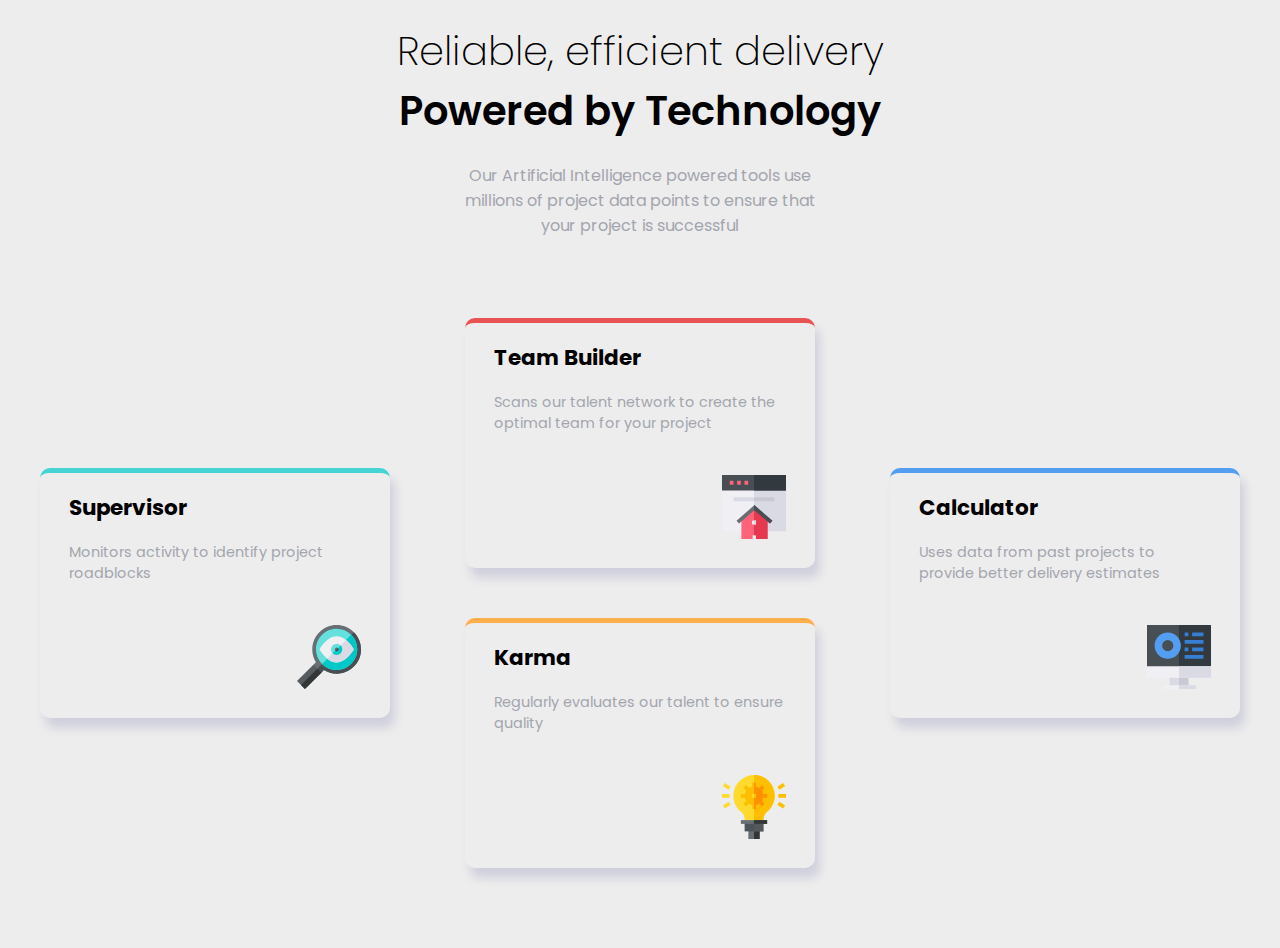
<file: card-02/index.html>
<!DOCTYPE html>
<html lang="en">
<head>
    <meta charset="UTF-8">
    <meta http-equiv="X-UA-Compatible" content="IE=edge">
    <meta name="viewport" content="width=device-width, initial-scale=1.0">
    <title>Tarjetas</title>
    <link rel="preconnect" href="https://fonts.googleapis.com">
<link rel="preconnect" href="https://fonts.gstatic.com" crossorigin>
<link href="https://fonts.googleapis.com/css2?family=Poppins:wght@200;400;600&display=swap" rel="stylesheet">
    <link rel="stylesheet" href="css/styles.css">
</head>
<body>
    <header><h1>
        <span class="main-title text-thin"> Reliable, efficient delivery</span>
        <span class="main-title text-bold">Powered by Technology</span>
    </h1>
    <p class="subtitle text-light">Our Artificial Intelligence powered tools use millions of project data points to ensure that
        your project is successful</p>
      
    
</header>
<main>
    <div class="cards">
        <div class="card card--cyan card--left ">
            <h2 class="card__title">Supervisor
            </h2>
            <p class="card__text text-light">Monitors activity to identify project roadblocks</p>
            <img src="assets/images/icon-supervisor.svg" alt="logo supervisor"
            class="card__icon">
        </div>
        <div class="card card--red card--top">
            <h2 class="card__title">Team Builder
            </h2>
            <p class="card__text text-light">Scans our talent network to create the optimal team for your project</p>
            <img src="assets/images/icon-team-builder.svg" alt="logo supervisor"
            class="card__icon">
        </div>
        <div class="card card--orenge card--bottom">
            <h2 class="card__title">Karma
            </h2>
            <p class="card__text text-light">Regularly evaluates our talent to ensure quality</p>
            <img src="assets/images/icon-karma.svg" alt="logo supervisor"
            class="card__icon">
        </div>
        <div class="card card--blue card--right">
            <h2 class="card__title">Calculator
            </h2>
            <p class="card__text text-light"> Uses data from past projects to provide better delivery estimates</p>
            <img src="assets/images/icon-calculator.svg" alt="logo supervisor"
            class="card__icon">
        </div>
    </div>
</main>
</body>
</html>
</file>
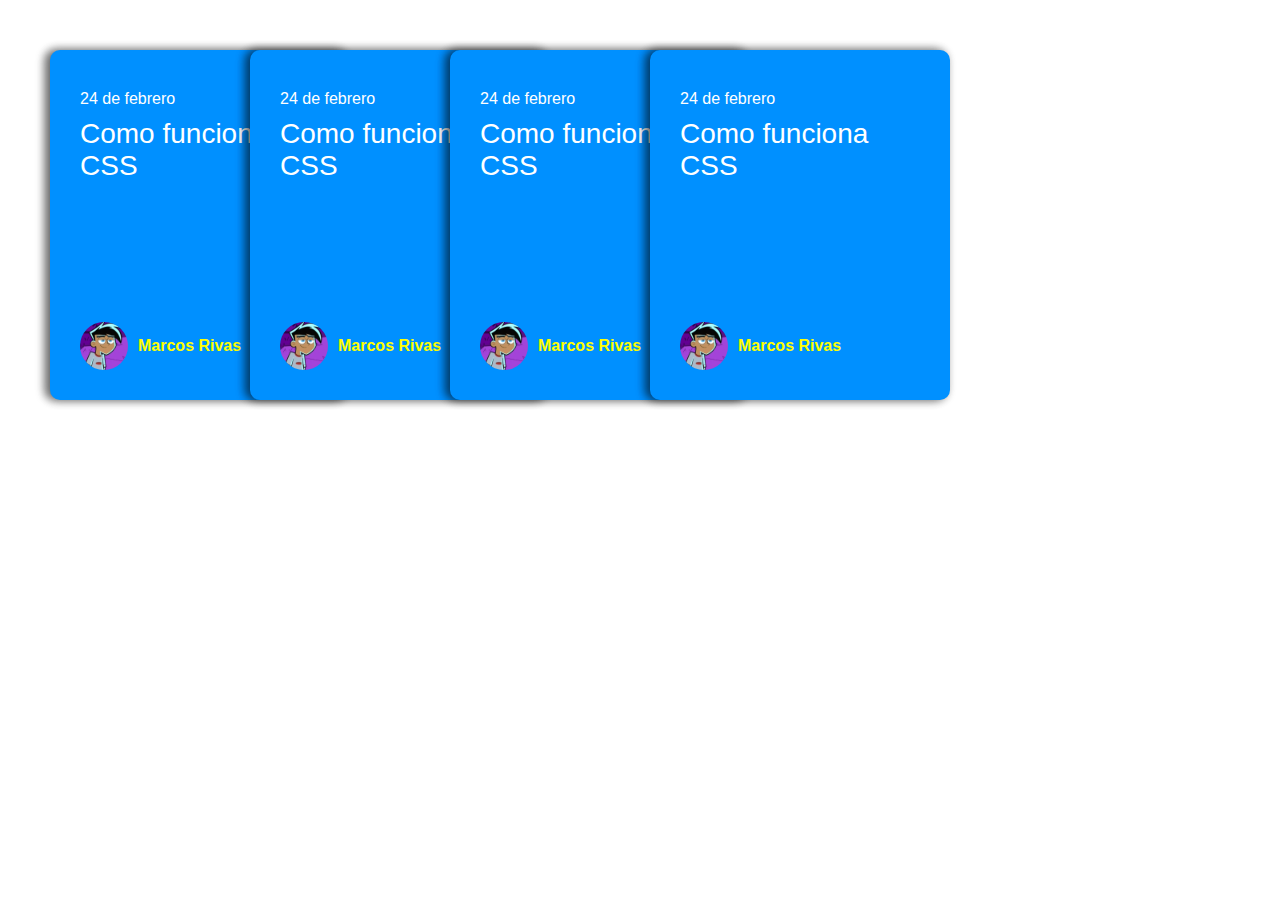
<file: card-animadas/index.html>
<!DOCTYPE html>
<html lang="en">
  <head>
    <meta charset="UTF-8" />
    <meta http-equiv="X-UA-Compatible" content="IE=edge" />
    <meta name="viewport" content="width=device-width, initial-scale=1.0" />
    <title>Document</title>
    <link rel="stylesheet" href="styles.css">
  </head>
  <body>
    <div class="cards">
      <div class="card">
        <div class="header">
          <div class="date">24 de febrero</div>
          <div class="title">Como funciona CSS</div>
        </div>
        <div class="footer">
          <div class="autor">
            <a href="#">
              <img src="img/perfil.jpg" alt="perfil" />
              <span>Marcos Rivas</span>
            </a>
          </div>
        </div>
      </div>
      <!-- card 1 -->
      <div class="card elemento-1">
        <div class="header">
          <div class="date">24 de febrero</div>
          <div class="title">Como funciona CSS</div>
        </div>
        <div class="footer">
          <div class="autor">
            <a href="#">
              <img src="img/perfil.jpg" alt="perfil" />
              <span>Marcos Rivas</span>
            </a>
          </div>
        </div>
      </div>
      <!-- card2 -->
      <div class="card elemento-2">
        <div class="header">
          <div class="date">24 de febrero</div>
          <div class="title">Como funciona CSS</div>
        </div>
        <div class="footer">
          <div class="autor">
            <a href="#">
              <img src="img/perfil.jpg" alt="perfil" />
              <span>Marcos Rivas</span>
            </a>
          </div>
        </div>
      </div>
      <!-- card3 -->
      <div class="card elemento-3">
        <div class="header">
          <div class="date">24 de febrero</div>
          <div class="title">Como funciona CSS</div>
        </div>
        <div class="footer">
          <div class="autor">
            <a href="#">
              <img src="img/perfil.jpg" alt="perfil" />
              <span>Marcos Rivas</span>
            </a>
          </div>
        </div>
      </div>
      
    </div>
  </body>
</html>
</file>
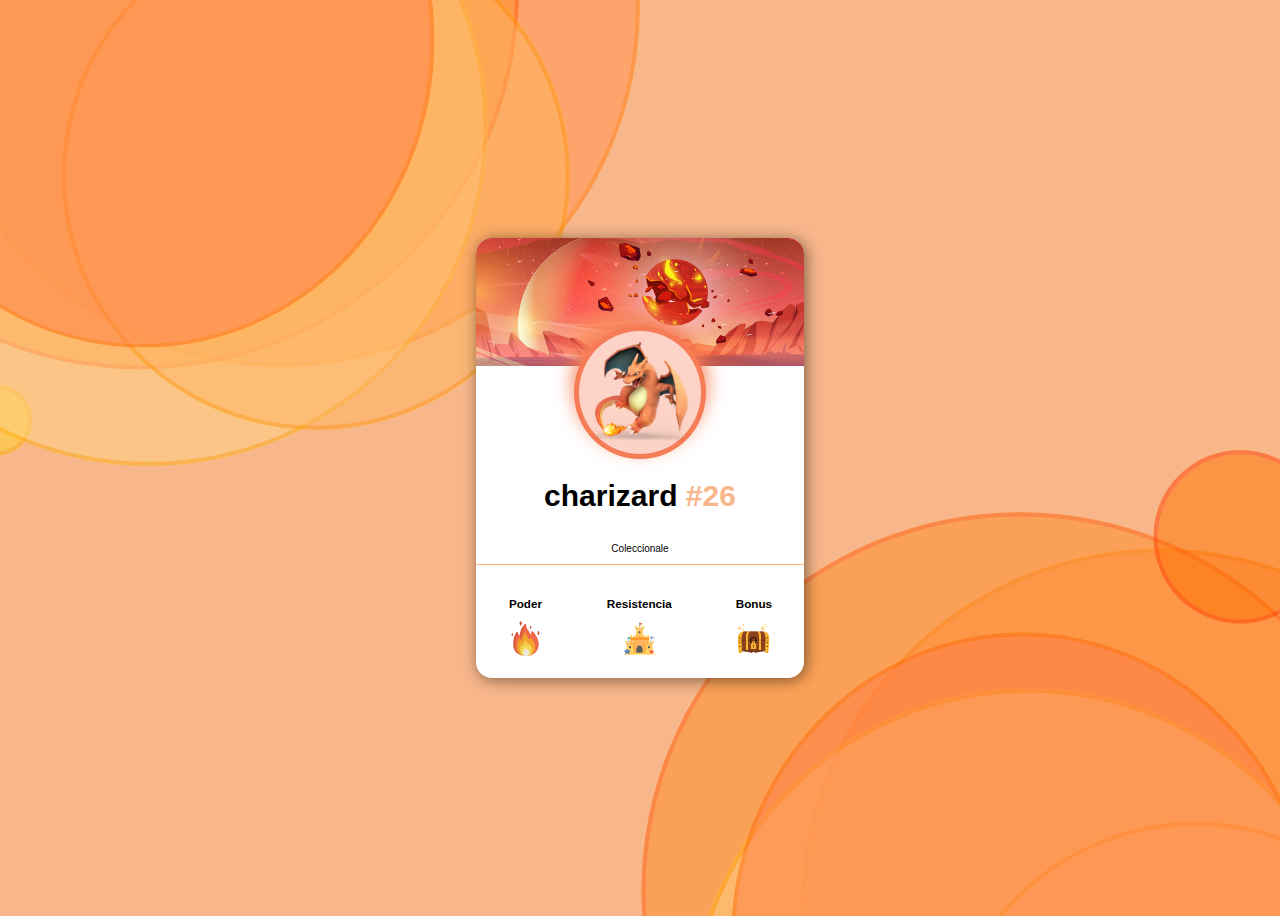
<file: card-pokemon/index.html>
<!DOCTYPE html>
<html lang="en">
<head>
    <meta charset="UTF-8">
    <meta name="viewport" content="width=device-width, initial-scale=1.0">
    <title>Card Pokemon</title>
    <link rel="stylesheet" href="./styles.css">
   
</head>
<body>
   <main class="container">
    <article class="card">
        <img src="./img/fondoencabezado.svg"  alt="fondo card"
        class="card-header">
        <div class="card-body">
            <div class="card-body-contentimg">
                <img src="./img/charizard.png" alt="imagen charizard"
                class="card-body-contentimg-img"
                >
            </div>
            <h1 class="card-body-title">
                charizard <span>#26</span>
            </h1>
            <p class="card-body-text">Coleccionale</p>
        </div>
        <div class="card-footer">
            <div class="card-footer-poder">
                <h3>Poder</h3>
                <img src="./img/fuego.png" alt="logo fuego" width="35px">
            </div>
            <div class="card-footer-poder">
                <h3>Resistencia</h3>
                <img src="./img/castillo.png" alt="logo castillo" width="35px">
            </div>
            <div class="card-footer-poder">
                <h3>Bonus</h3>
                <img src="./img/cofre.png" alt="logo cofre" width="35px">
            </div>
        </div>
    </article>
   </main>
</body>
</html>
</file>
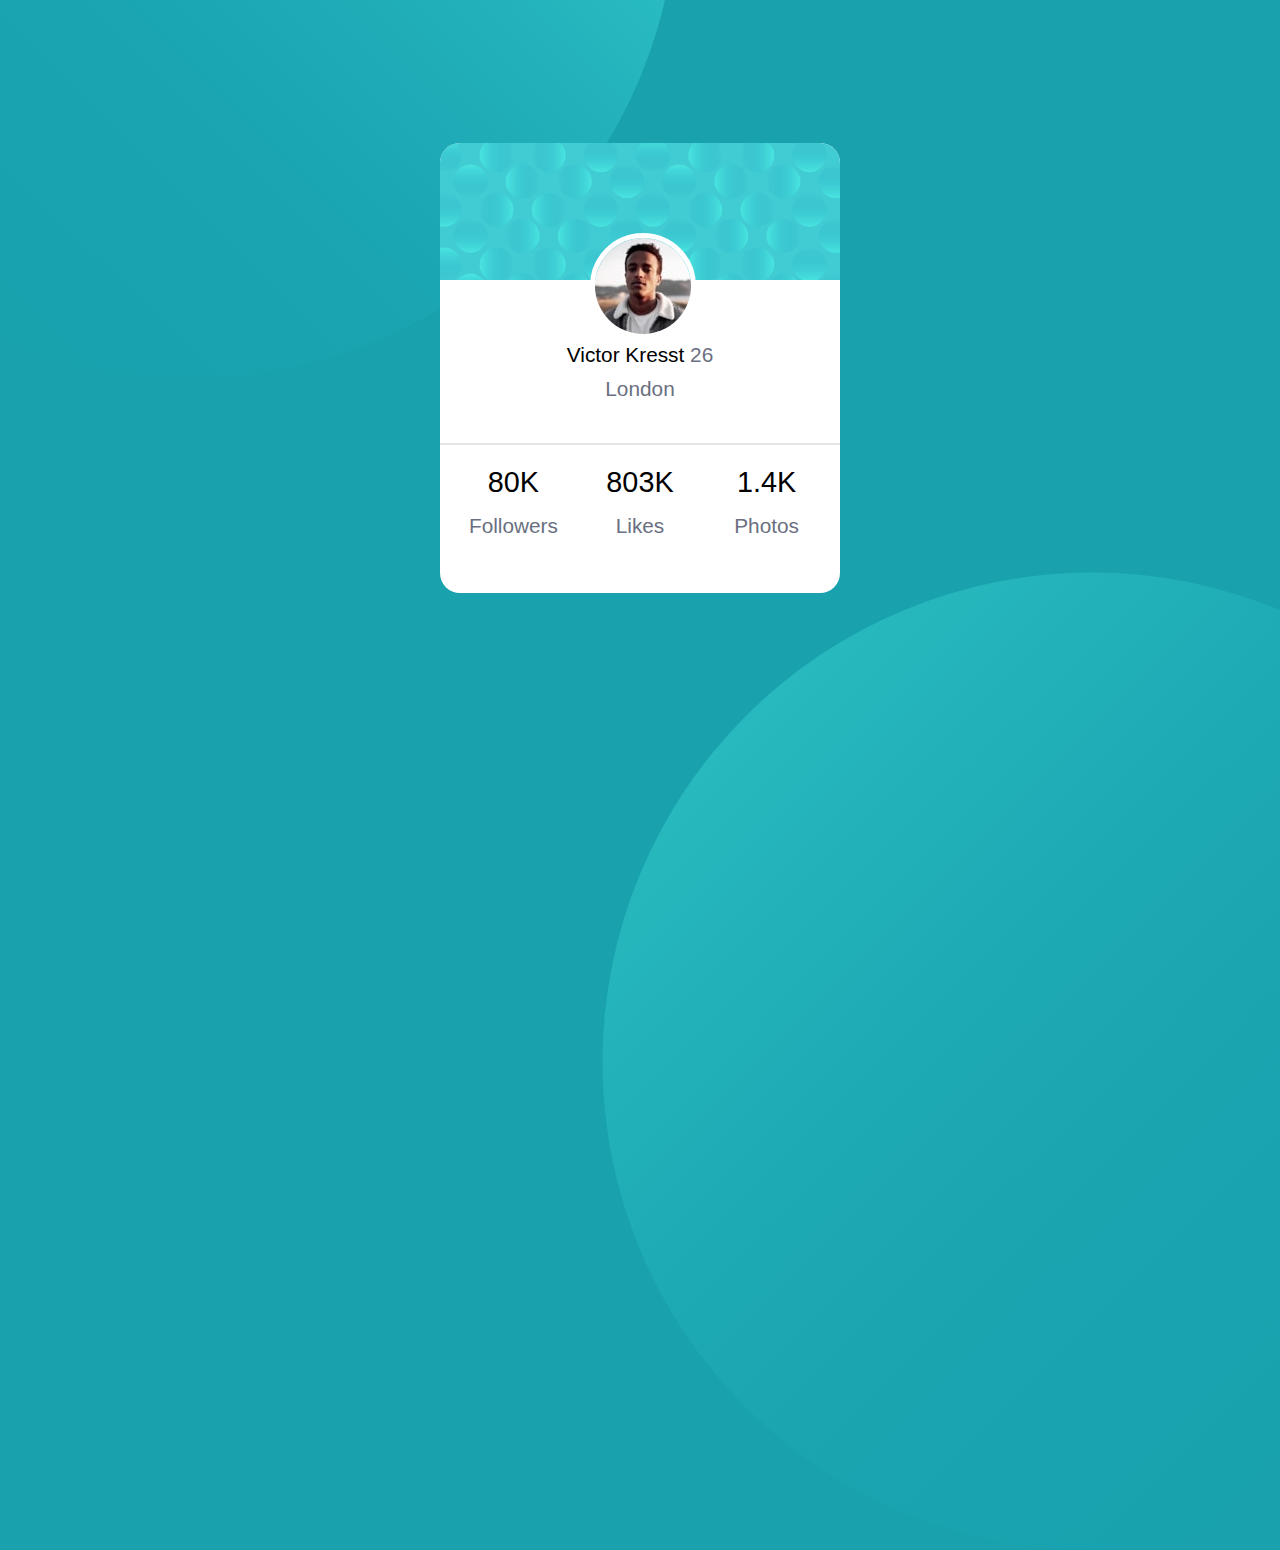
<file: card-profile/index.html>
<!DOCTYPE html>
<html lang="en">
<head>
    <meta charset="UTF-8">
    <meta http-equiv="X-UA-Compatible" content="IE=edge">
    <meta name="viewport" content="width=device-width, initial-scale=1.0">
    <title>perfil card</title>
     <link rel="stylesheet" href="css/styles.css">
</head>
<body>
<img src="assets/images/top-circle.svg" class="bg-image bg-image--top" alt="top-circle">
<img src="assets/images/bottom-circle.svg"  class="bg-image bg-image--bottom"  alt="bottom-circle">
<article class="card">
    <header class="card__header">
        <img src="assets/images/card-pattern.svg" class="card__header-image" alt="patter card">
        <img src="assets/images/victor.jpg" alt="profile image"
        class="card__header-profile">
      </header>
      <section class="card__body">
          <p class="card__text"> Victor Kresst
              <span class="card__text card__text--light">26</span>
          </p>
          <p class="card__text card__text--light">London</p>
      </section>
      <footer class="card__footer">
           <div class="card__stats">
              <p class="card__number">80K</p>
              <p class="card__text card__text--light">Followers</p>
          </div> 
          <div class="card__stats">
              <p class="card__number">803K</p>
              <p class="card__text card__text--light">Likes</p>
          </div>
         <div class="card__stats">
              <p class="card__number">1.4K</p>
              <p class="card__text card__text--light">Photos</p>
          </div>
      </footer>
  

</article>
    
</body>
</html>
</file>
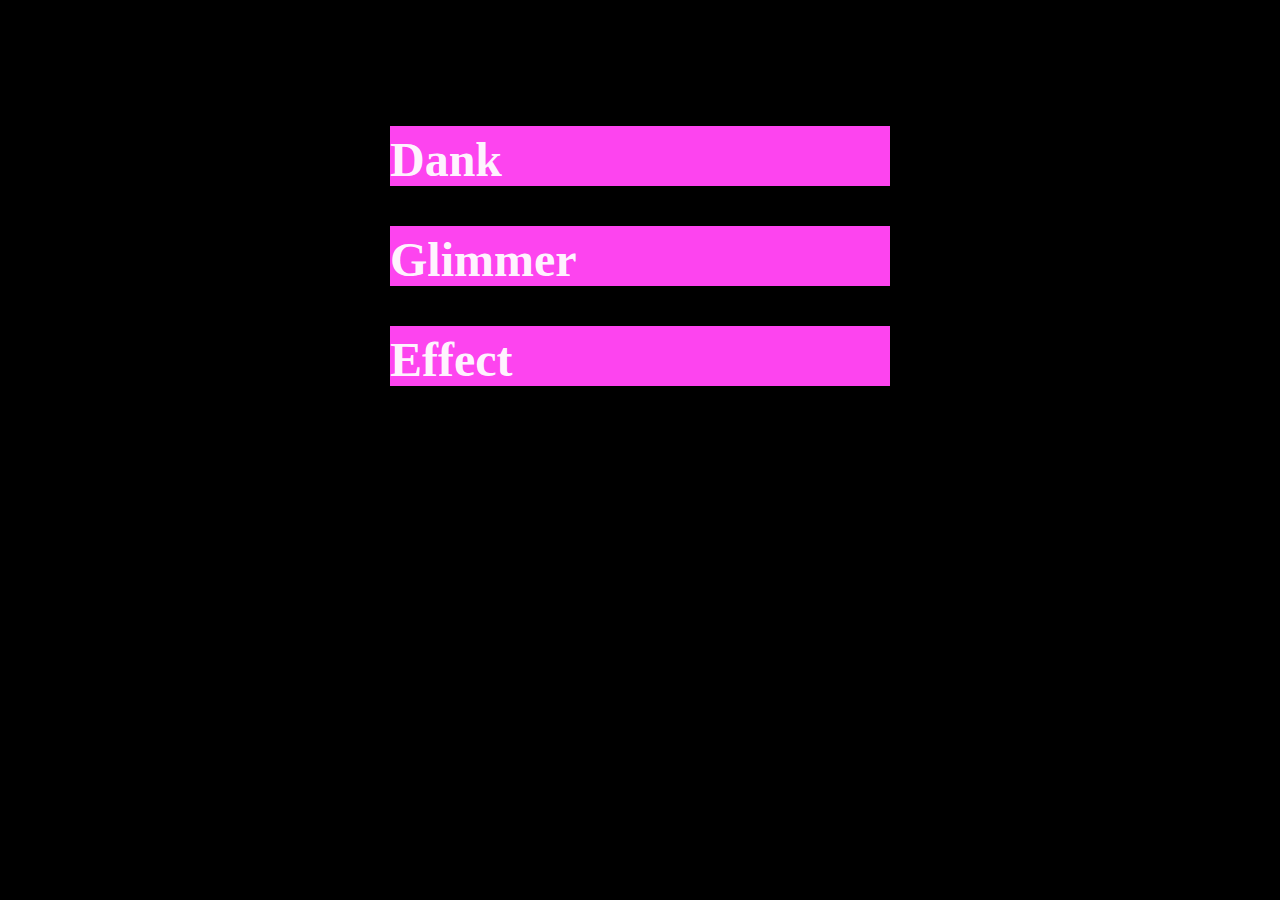
<file: dank-glimmer-effect/index.html>
<!DOCTYPE html>
<html lang="en">
<head>
    <meta charset="UTF-8">
    <meta http-equiv="X-UA-Compatible" content="IE=edge">
    <meta name="viewport" content="width=device-width, initial-scale=1.0">
    <title>Dank Glimmer</title>
</head>
<body>
    <style>
        body{
            background-color: black;
        }
        h2{
            width: 500px;
            height: 60px;
            background-color: #fd44ef;
        }
        .wrapper{
            /* display: grid; */
            
            /* height: 500px; */
            width: 500px;
            margin-top: 10%;
            margin-left: auto;
            margin-right: auto;

            
        }
        .text{
            position: relative;
            color: rgba(255, 255, 
            255, .96);
            font-size: 3rem;
            font-weight: 900;
            line-height: 1.4;
        }
        .glimmer{
            position: absolute;
            /* overflow: hidden; */
            bottom: 4px; 
             left: 3px;
            /* width: calc(100% - 3px); */
            
           display: block;
            width: auto;
            height: 5px;
            border-radius: 2.5px;
            background-color: #8f44fd;

        }
        @keyframes move {
            100% {
                transform: translateX(200%);
            }
        }
        /* .glimmer::before {
            content: "";
            position: absolute;
            top: 0;
            left: -100%;
            width: 100%;
            height: 100%;
            background: linear-gradient(90deg, #8f44fd 0% 20%,
            #fd44ef 50%,
            #8f44fd 80% 100%);
            animation: move 2s infinite;
        } */
    </style>
    <div class="wrapper">
        <h2 class="text">Dank </h2>
        <h2 class="text">Glimmer 
            <span class="glimmer"></span>
        </h2>
        <h2 class="text">Effect </h2>
    </div>

</body>
</html>
</file>
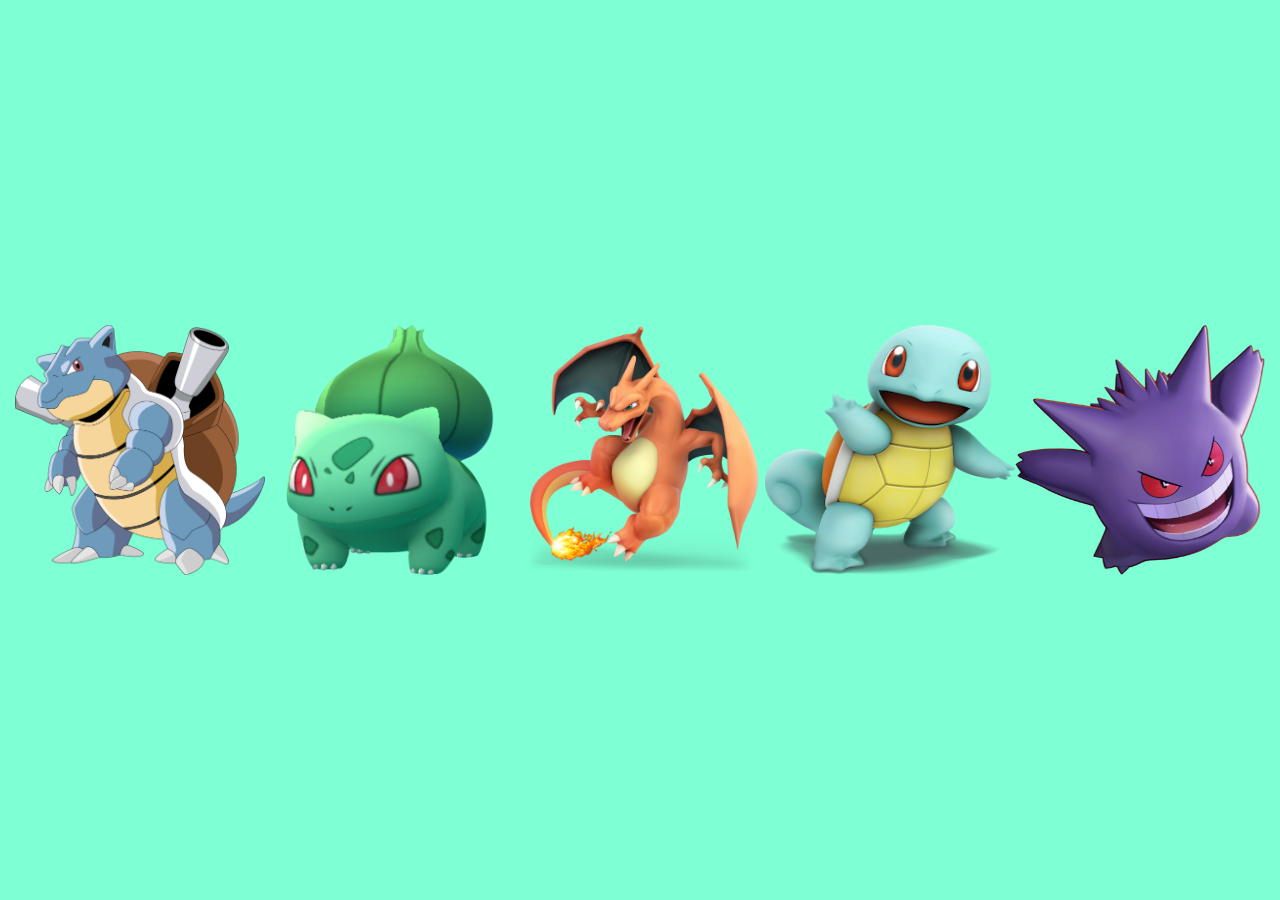
<file: imagenes-apiladas/index.html>
<!DOCTYPE html>
<html lang="en">
<head>
    <meta charset="UTF-8">
    <meta name="viewport" content="width=device-width, initial-scale=1.0">
    <title>Menu basíco</title>
    <link rel="stylesheet" href="./styles.css">
   
</head>
<body>
<div class="imagenes_container">
    <div class="imagen">
        <img src="./img/blastoise.png" alt="imagen pokemon">
        <span class="nombre">
            <span class="texto">Blastoise</span>
        </span>
    </div>
    <div class="imagen">
        <img src="./img/bulbasaur.png" alt="imagen pokemon">
        <span class="nombre">
            <span class="texto">Bulbasaur</span>
        </span>
    </div>
    <div class="imagen">
        <img src="./img/charizard.png" alt="imagen pokemon">
        <span class="nombre">
            <span class="texto">Charizard</span>
        </span>
    </div>
    <div class="imagen">
        <img src="./img/squirtle.png" alt="imagen pokemon">
        <span class="nombre">
            <span class="texto">Squirtle</span>
        </span>
    </div>
    <div class="imagen">
        <img src="./img/gengar.png" alt="imagen pokemon">
        <span class="nombre">
            <span class="texto">Gengar</span>
        </span>
    </div>
   
    
</div>
</body>
</html>
</file>
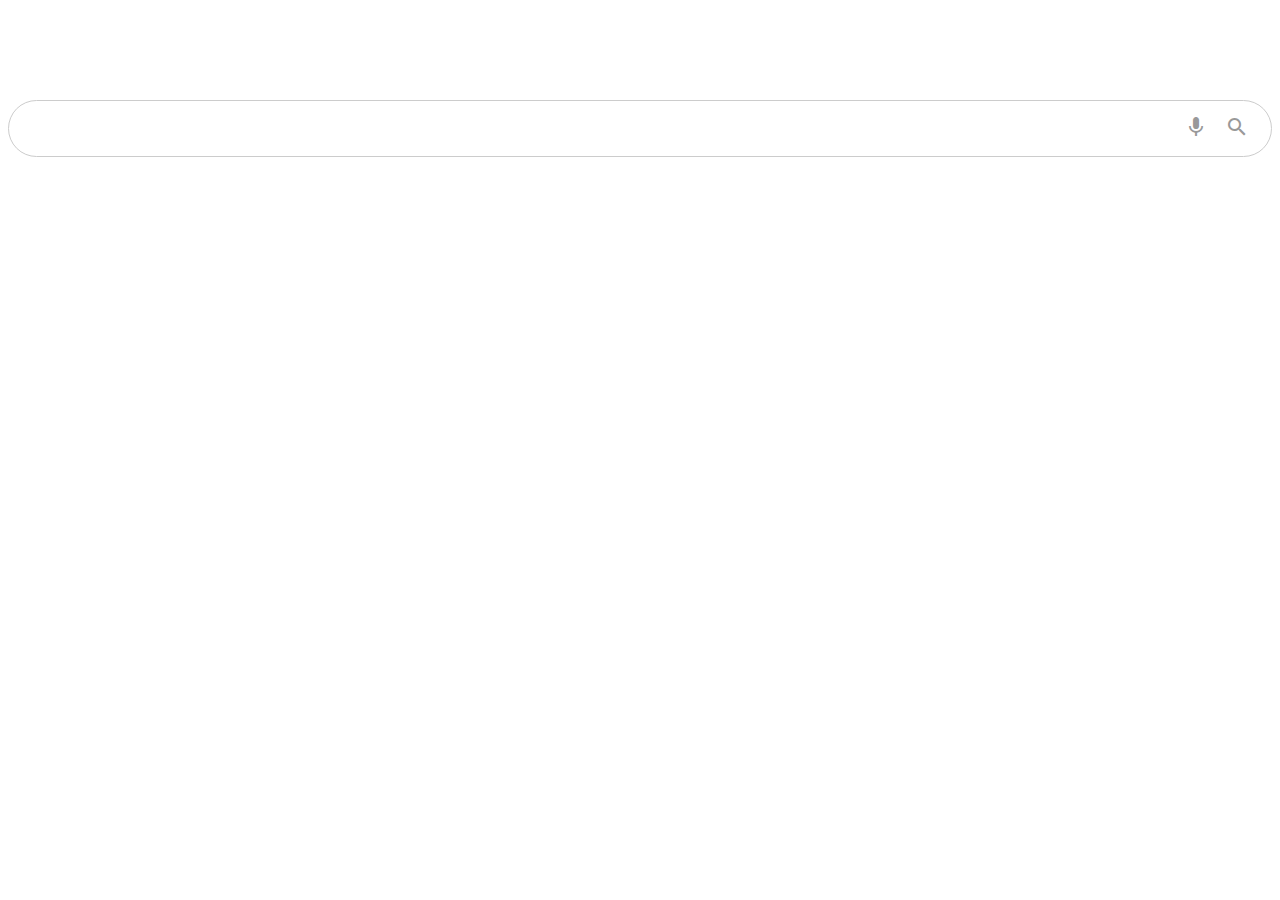
<file: input-busqueda/index.html>
<!DOCTYPE html>
<html lang="es">
<head>
    <meta charset="UTF-8">
    <meta name="viewport" content="width=device-width, initial-scale=1.0">
    <title>Barra de Busqueda</title>
    <link href="https://fonts.googleapis.com/icon?family=Material+Icons"
      rel="stylesheet">
    <link rel="stylesheet" href="./styles.css">
    
</head>
<body>

    <div class="search-bar">
        <input type="text">
        <div class="actions">
            <button> <span class="material-icons">mic</span></button>
            <button> <span class="material-icons">search</span></button>
        </div>
    </div>

</body>
</html>
</file>
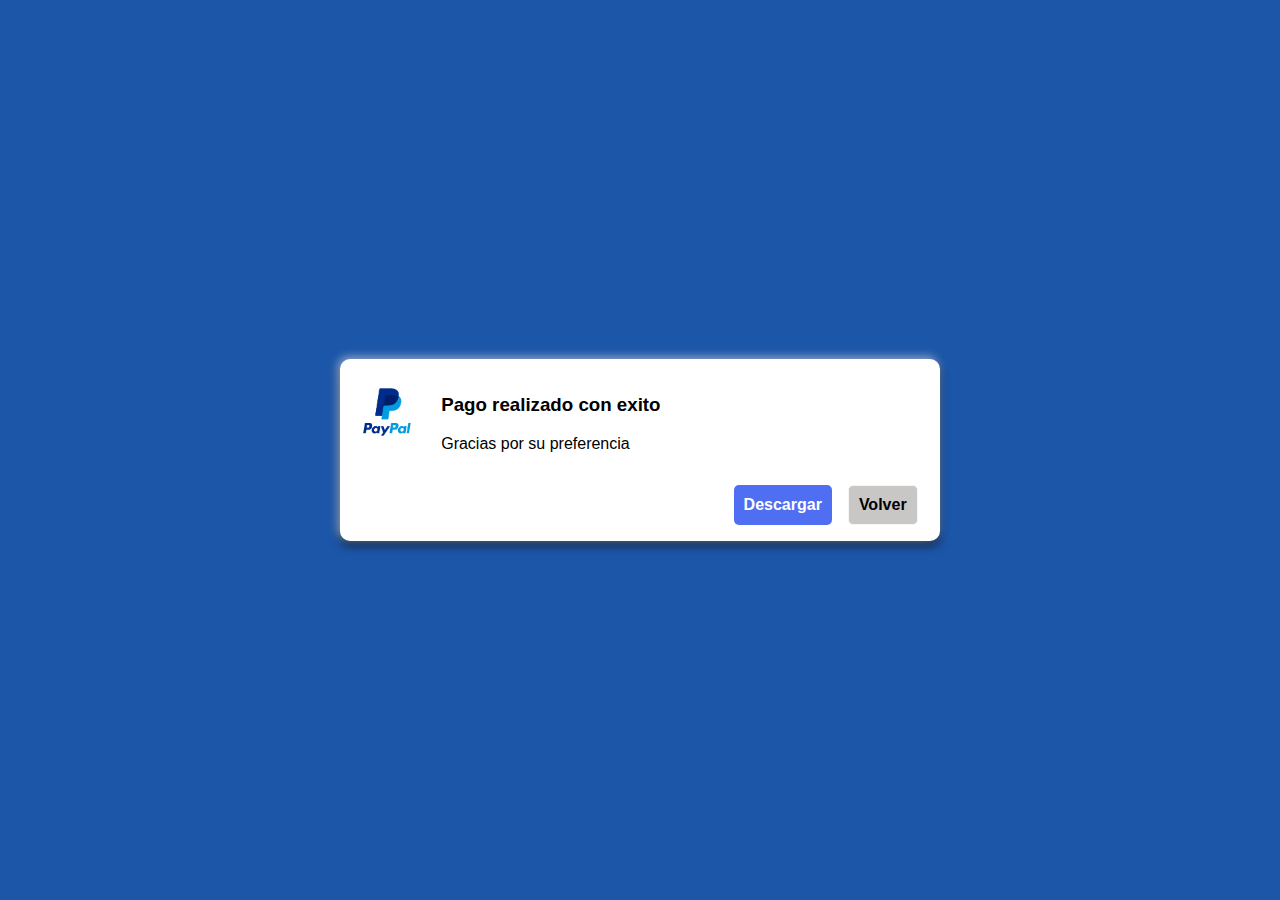
<file: modal/index.html>
<!DOCTYPE html>
<html lang="en">
<head>
    <meta charset="UTF-8">
    <meta name="viewport" content="width=device-width, initial-scale=1.0">
    <title>Modal</title>
    <link rel="stylesheet" href="./styles.css">
   
</head>
<body>
    <div class="contenedor">
        <div class="sub-contenedor">
            <div class="contenido">
                <div class="icon">
                    <img src="./img/paypal_logo.png" alt="logo paypal" width="50px">

                </div>
                <div class="mensaje">
                    <div class="title">
                        <h3>Pago realizado con exito</h3>
                    </div>
                    <div class="text">
                        Gracias por su preferencia
                    </div>
                   
                </div>
            </div>

            <div class="actions">
                <button class="btn-descargar">Descargar</button>
                <button class="btn-volver">Volver</button>
            </div>

        </div>
    </div>
</body>
</html>
</file>
<file: card-02/css/styles.css>
*{
    box-sizing: border-box;
}
body {
    /* color: aliceblue; */
    text-align: center;
    font-weight: 400;
    font-family: 'Poppins' , sans-serif;
    background-color: hsl(0, 0%, 93%);
}
.main-title{
    display: block;
    font-size: 2.5rem;
}
.subtitle{
    width: 30%;
    margin-left: auto;
    margin-right: auto;
}
.cards{
    position: relative;
    width: 1200px;
    height: 550px;
    margin: 5em auto;
}
.card{
    position: absolute;
    width: 350px;
    height: 250px;
    padding: 0 2em;
    font-size: 0.9rem;
    border-radius: 10px;
    box-shadow: 5px 10px 10px hsl(240 25% 50%/ 0.2);
    background-color: hsl(0, 0%, 93%);
}
.card--cyan{
    border-top: 5px solid hsl(180, 62%, 55%);
}
.card--red{
    border-top: 5px solid hsl(0, 78%, 62%);
}
.card--orenge{
    border-top: 5px solid hsl(34, 97%, 64%);
}
.card--blue{
    border-top: 5px solid hsl(212, 86%, 64%);
}
.card__title,.card__text{
text-align: left;
}
.card__icon{
    position: absolute;
    right: 2em;
    bottom: 2em;
}

.card--left,.card--right {
    top: 150px;
}
.card--top,.card--bottom{
    left: 425px;
}
.card--left{
    left: 0;    
}
.card--top{
    top: 0; 
}
.card--right{
    right: 0;
}
.card--bottom{
    bottom: 0;
}
.text-light{
    color: hsl(229, 6%, 66%);
}
.text-thin {
    font-weight: 200;
}
.text-bold{
    font-weight: 600;
}



  @media (max-width: 992px) {
    body {
        /* background-color: blue; */
      }

      .main-title{
        display: block;
        font-size: 2rem;
    }
    .subtitle{
        /* width: 30%; */
        margin-left: auto;
        margin-right: auto;
    }
    .cards{
        position: relative;
        width: 950px;
        height: 450px;
        margin: 5em auto;
    }
    .card{
        width: 300px;
        height: 200px;
     
    }
   
    .card__icon{
        position: absolute;
        right: 1em;
        bottom: 1em;
    }
    
    .card--left,.card--right {
        top: 150px;
    }
    .card--top,.card--bottom{
        left: 325px;
    }
    .card--top{
        top: 0px; 
    }
    .card--bottom{
        bottom: 0px;
    }
  
  }
</file>
<file: card-animadas/styles.css>
body{
    margin: 0;
    font-family: Arial, Helvetica, sans-serif;
}
.cards{
    display: flex;
    width: 100%;
    padding: 50px;
}
.cards .card {
    background: rgb(0, 144, 255);
    color: white;
    width: 300px;
    height: 350px;
    border-radius: 10px;
    padding: 30px;
    box-sizing: border-box;
    position: relative;
    display: flex;
    flex-direction: column;
    transition: all 0.3s ease;
    box-shadow: -3px 0 10px rgba(0, 0, 0, 0.3) , -4px 0 10px rgba(0, 0, 0, 0.2) , -6px 0 10px rgba(0, 0, 0, 0.3);
}

.cards .card a {
    color: yellow;
    text-decoration: none;
    font-weight: bold;
}

.cards .card a:hover{
    color: lightyellow;
}
.cards .card .header {
    flex: 1;
}
.cards .card:hover {
    margin-right: 80px;
    transform: rotate(3deg) translateY(-15px);

}
.cards .card .header .date {
    padding: 10px 0;
}

.cards .card .header .title {
    font-size: 28px;
}
.cards .card[class *="elemento"] {
    margin-left:  -100px;
}

.elemento-1:hover,
.elemento-2:hover{
    margin-left:  -130px;
    background: yellowgreen;
}

.cards .card .footer .autor a {
    display: flex;
    align-items: center;
    gap: 10px;   /* espaciado */
}
.cards .card .footer img {
    width: 48px;
    border-radius: 50%;
    
}
</file>
<file: card-pokemon/styles.css>
:root{
    --colorfondo: #F8B78B;
    
}

html {
    box-sizing: border-box;
    font-size: 62.5%;
  }
  *, *:before, *:after {
    box-sizing: inherit;
  }

body{
    font-family: sans-serif;
    background-color: var(--colorfondo);
    background-image: url('./img/fondoTop.svg'),url('./img/fondoBotton.svg');
    background-repeat: no-repeat, no-repeat;
    background-position: right 50vw bottom 50vh, left 50vw top 50vh;
}

.container{
    display: flex;
    justify-content: center;
    align-items: center;
    height: 100vh;
}
.card{
    background-color: white;
    width:328px;
    border-radius: 16px;
    box-shadow:  2px 2px 15px rgba(0, 0, 0, 0.5);
    overflow: hidden;
}
.card .card-header{
width: 100%;
display: block;
}

.card .card-body{
    display: flex;
    flex-direction: column;
    align-items: center;
    border-bottom: 1px solid #fcb173;
}
.card .card-body .card-body-contentimg{
    border: 5px solid #F67C55;
    border-radius: 50%;
    width: 40%;
    padding: 1rem;
    background-color: #FCD3C6;
    box-shadow: 0px -10px 20px #F67C55;
     margin-top: -40px;
   
}
.card-body-contentimg-img{

    width: 100%;
}

.card-footer{
    display: flex;
    justify-content: space-around;
    
}
.card-footer .card-footer-poder{
    text-align: center;
    margin-bottom: 2rem;
    margin-top: 2rem;
}
.card-body .card-body-title{
    margin-top: 2rem;
    font-size: 3rem;
}

.card-body .card-body-title span{
    color: var(--colorfondo);
}
</file>
<file: card-profile/css/styles.css>
body{
    background-color: hsl(185, 75%, 39%);
    font-family: sans-serif;
    font-size: 1.3rem;
    overflow: hidden;
    }
    
    .bg-image{
        position: absolute;
    }
    .bg-image--top{
        top: -600px;
        left: -300px;
    }
    
    .bg-image--bottom{
        bottom: -650px;
        right: -300px;
    }
    .card{
        position: relative;
        top: 15vh;
        width: 400px;
        height: 450px;
        margin-left: auto;
        margin-right: auto;
        background-color: #fff;
        border-radius: 20px;
        overflow: hidden;
    }
    
    .card__header {
        position: relative;
        height: 120px;
        text-align: center;
    }
    
    .card__header-image{
        position: absolute;
        top: 0;
        left: 0;
        width: 100%;
    }
    .card__header-profile{
        position: absolute;
        top: 90px;
       left: 150px;
        border-radius: 50%;
        border: 5px solid #fff;
        background-color: #fff;
    }
    .card__body{
        position: absolute;
        top: 200px;
        width: 100%;
        height: 100px;
        text-align: center;
        border-bottom: 2px solid rgb(0 0 0/0.1);
    }
    .card__text{
        margin: 0;
        margin-bottom: 0.5em;
    }
    .card__text--light{
         color: hsl(227, 10%, 46%);
    }
    .card__footer{
        position: absolute;
        bottom: 45px;
        width: 100%;
        text-align: center;
    }
    .card__stats {
        display: inline-block;
        margin: 0 0.5em;
        width: 100px;
        text-align: center; 
    }
    
    .card__number{
        margin-bottom: .5em;
        font-size: 1.8rem;
    
    }
</file>
<file: imagenes-apiladas/styles.css>
body{
    font-family: sans-serif;
    margin: 0;
    min-width: 320px;
    background-color: aquamarine;
}

.imagenes_container{
    /* margin: 100px auto; */
    /* width: 500px; */
   display: flex;
   justify-content: center;
   align-items: center;
   height: 100vh;
}
.imagenes_container .imagen{
position: relative;

display: inline-flex;
flex-direction: column;

}

.imagenes_container .imagen img {
    width: 250px;
    height: 250px;
    transition: transform 0.3s ease-in-out;
}

.imagenes_container .imagen .nombre .texto{
    display: inline-block;
    text-overflow:ellipsis ;
    overflow: hidden;
    width: 150px;
    white-space: nowrap;
    margin: 0 auto;
    text-align: center;
    box-sizing: border-box;
}
.imagenes_container .imagen .nombre{
    background-color: black;
    position: absolute;
    border-radius: 5px;
    color: white;
    min-width: 100px;
    width: 150px;
    display: none;
    top: -50px;
    left: 50%;
    padding: 10px 15px;
    transform: translate(-50%, -50%);
    
}

.imagenes_container .imagen:hover  .nombre{
display: inline;
}

.imagenes_container .imagen .nombre::before{
    content: '';
    position: absolute;
    width: 1px;
    height: 2px;
    left: 50%;
    bottom: -30px;
    /* background-co}lor: blue; */
    border-top: 10px solid  black;
    border-left: 10px solid  transparent;
    border-right: 10px solid  transparent;
    border-bottom: 10px solid  transparent;

    transform: translate(-50%, -50%);
    
}

.imagenes_container .imagen:hover img{
    transform: translateY(-1.8rem);
}

@media (max-width:680px) {

   .imagenes_container{
    margin-top: 25rem;
    row-gap: 5rem;
flex-direction: column;
   }
    
}
</file>
<file: input-busqueda/styles.css>
body{
    font-family: sans-serif;
    
} 

.material-icons {
    font-family: 'Material Icons';
    font-weight: normal;
    font-style: normal;
    font-size: 24px;  /* Preferred icon size */
    display: inline-block;
    line-height: 1;
    text-transform: none;
    letter-spacing: normal;
    word-wrap: normal;
    white-space: nowrap;
    direction: ltr;
  
    /* Support for all WebKit browsers. */
    -webkit-font-smoothing: antialiased;
    /* Support for Safari and Chrome. */
    text-rendering: optimizeLegibility;
  
    /* Support for Firefox. */
    -moz-osx-font-smoothing: grayscale;
  
    /* Support for IE. */
    font-feature-settings: 'liga';
  }

  .search-bar {
border: 1px solid #ccc;
border-radius: 30px;
display: flex;
padding: 0.8rem 1rem;
margin: 100px auto;

}

.search-bar:focus-within{
    border: 1px solid #706e6e;
    box-shadow: 1px 3px  6px rgba(35, 35, 36, 0.2);
}
.search-bar input {
    font-size: 1.4rem;
    border: none;
    outline: none;
    flex: 1;
    
}

.search-bar .actions {
    display: flex;
    gap: 5px;
}
.search-bar .actions button{
    border: none;
    background: none;
    cursor: pointer;
    color: #999;
}

.search-bar .actions button:hover{
   
    color: #2979e2;
}
</file>
<file: modal/styles.css>
body{
    font-family: Arial, Helvetica, sans-serif;
    margin: 0;
    min-width: 400px;
}

.contenedor{
    background-color: #1c56a8;
    display: flex;
    height: 100vh;
    width: 100%;
    justify-content: center;
    align-items: center;
}

.contenedor .sub-contenedor{
    background-color: white;
    width: 600px;
    min-width: 360px;
    border-radius: 10px;
    padding: 1rem 1.4rem;
    box-sizing: border-box;
    box-shadow: -2px -2px 10px rgba(240, 237, 237, 0.6) ,0px 5px 10px rgba(0, 0, 0, 0.6);
}

.contenedor .sub-contenedor .contenido{
    display: flex;
    gap: 0.8rem;
    align-items: center;
    margin-bottom: 2rem;
}

.contenedor .sub-contenedor .contenido .icon{
    margin-right: 1rem;
}
.contenedor .sub-contenedor .contenido .mensaje .title{
    margin-right: 1rem;
    font-weight: 500;
}

.contenedor .sub-contenedor  .actions{
    display: flex;
    gap: 1rem;
    justify-content: flex-end;
}

.btn-descargar,.btn-volver {
   
    border-radius: 5px;
    border: none;
    padding: 10px;
    font-size: 1rem;
    font-weight: 600;
    cursor: pointer;
    
}

.btn-descargar {
    color: white;
    background-color: rgb(80, 110, 241);
}

.btn-descargar:hover {
    
    background-color: rgb(31, 50, 133);
}

.btn-volver {
    
    background-color: rgb(201, 198, 198);
    border: solid 1px whitesmoke;
   
}

.btn-volver:hover {   
    border: solid 1px #888787;
}

@media (max-width:620px) {
    .contenedor .sub-contenedor{
        width: 80%;
        
    }
    .contenedor .sub-contenedor  .actions{
        flex-direction: column;
    }
}
</file>
